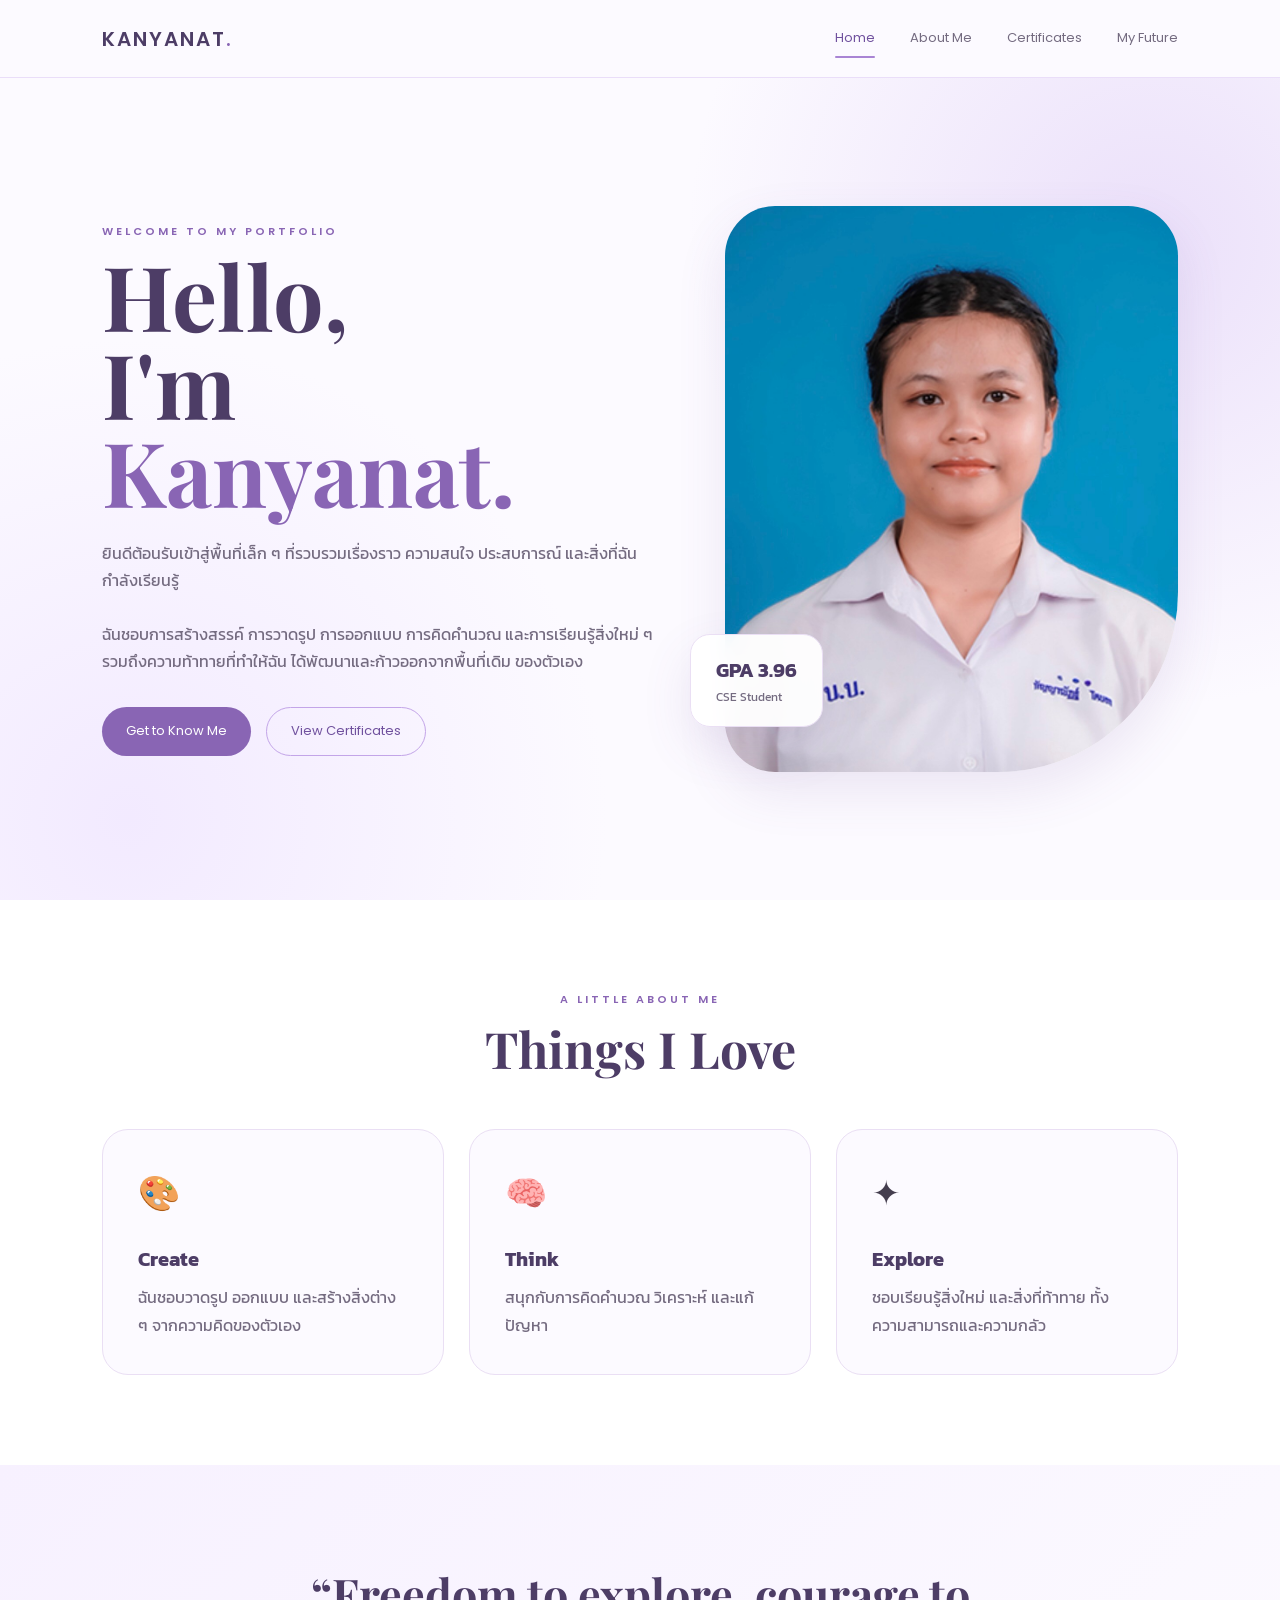
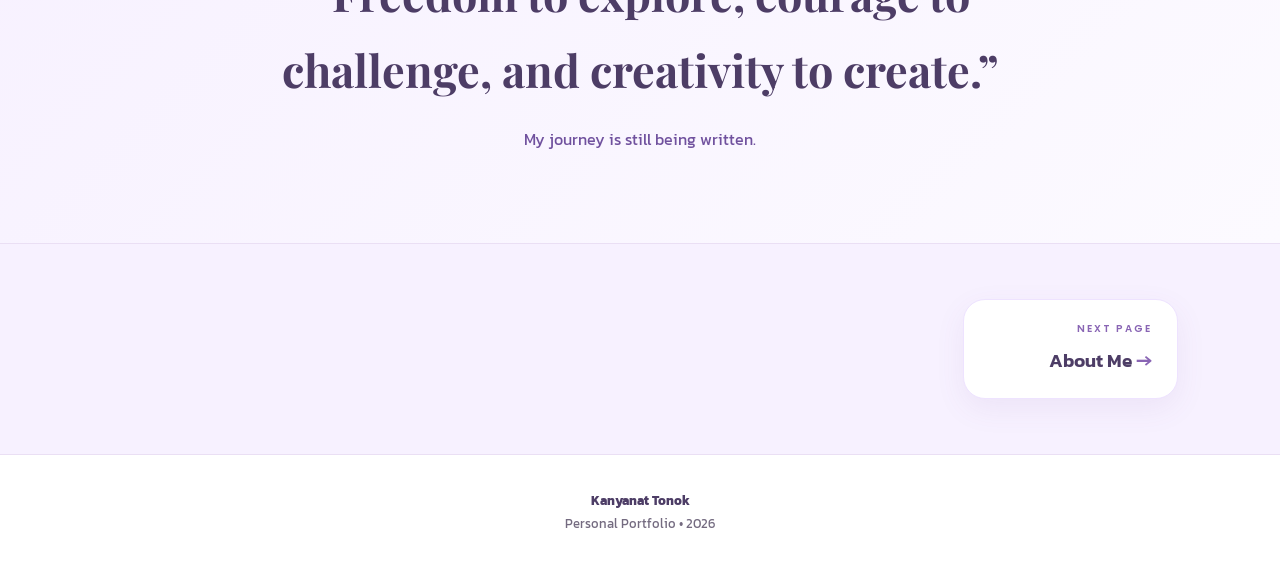
<file: index.html>
<!DOCTYPE html>
<html lang="th">

<head>

    <meta charset="UTF-8">

    <meta name="viewport"
          content="width=device-width, initial-scale=1.0">

    <meta name="description"
          content="Personal portfolio of Kanyanat Tonok">

    <title>Kanyanat Tonok | Portfolio</title>

    <link rel="stylesheet" href="./style.css">

</head>


<body>


<nav class="navbar">

    <a href="index.html" class="logo">
        KANYANAT<span>.</span>
    </a>


    <div class="nav-menu">

        <a class="active" href="index.html">
            Home
        </a>

        <a href="about.html">
            About Me
        </a>

        <a href="certificates.html">
            Certificates
        </a>

        <a href="future.html">
            My Future
        </a>

    </div>


    <button class="menu-button"
            aria-label="Open menu">
        ☰
    </button>

</nav>



<main class="page-container">


<section class="home-hero">


    <div class="home-copy">

        <div class="eyebrow">
            WELCOME TO MY PORTFOLIO
        </div>


        <h1>
            Hello,<br>
            I'm <span>Kanyanat.</span>
        </h1>


        <p class="intro">

            ยินดีต้อนรับเข้าสู่พื้นที่เล็ก ๆ
            ที่รวบรวมเรื่องราว ความสนใจ
            ประสบการณ์ และสิ่งที่ฉันกำลังเรียนรู้

            <br><br>

            ฉันชอบการสร้างสรรค์ การวาดรูป
            การออกแบบ การคิดคำนวณ
            และการเรียนรู้สิ่งใหม่ ๆ

            รวมถึงความท้าทายที่ทำให้ฉัน
            ได้พัฒนาและก้าวออกจากพื้นที่เดิม
            ของตัวเอง

        </p>


        <div class="hero-buttons">

            <a href="about.html"
               class="btn">
                Get to Know Me
            </a>

            <a href="certificates.html"
               class="btn btn-outline">
                View Certificates
            </a>

        </div>

    </div>



    <div class="hero-photo-wrap">

        <img
            class="hero-photo"
            src="./assets/images/home-photo.jpg"
            alt="Kanyanat Tonok">


        <div class="floating-card">

            <strong>
                GPA 3.96
            </strong>

            <span>
                CSE Student
            </span>

        </div>

    </div>


</section>



<section class="home-mini-about">


    <div class="section-heading center">

        <div class="eyebrow">
            A LITTLE ABOUT ME
        </div>

        <h2>
            Things I Love
        </h2>

    </div>



    <div class="mini-about-grid">


        <div class="mini-card">

            <div class="icon">
                🎨
            </div>

            <h3>
                Create
            </h3>

            <p>
                ฉันชอบวาดรูป ออกแบบ
                และสร้างสิ่งต่าง ๆ
                จากความคิดของตัวเอง
            </p>

        </div>



        <div class="mini-card">

            <div class="icon">
                🧠
            </div>

            <h3>
                Think
            </h3>

            <p>
                สนุกกับการคิดคำนวณ
                วิเคราะห์ และแก้ปัญหา
            </p>

        </div>



        <div class="mini-card">

            <div class="icon">
                ✦
            </div>

            <h3>
                Explore
            </h3>

            <p>
                ชอบเรียนรู้สิ่งใหม่
                และสิ่งที่ท้าทาย
                ทั้งความสามารถและความกลัว
            </p>

        </div>


    </div>


</section>



<section class="quote-section">

    <h2>
        “Freedom to explore,
        courage to challenge,
        and creativity to create.”
    </h2>

    <p>
        My journey is still being written.
    </p>

</section>


</main>



<div class="page-navigation">

    <a href="about.html"
       class="page-nav-link next">

        <span class="page-nav-small">
            NEXT PAGE
        </span>

        <span class="page-nav-title">

            About Me

            <span class="page-nav-arrow">
                →
            </span>

        </span>

    </a>

</div>



<footer>

    <strong>
        Kanyanat Tonok
    </strong>

    <br>

    Personal Portfolio • 2026

</footer>



<script src="./script.js"></script>


</body>
</html>
</file>
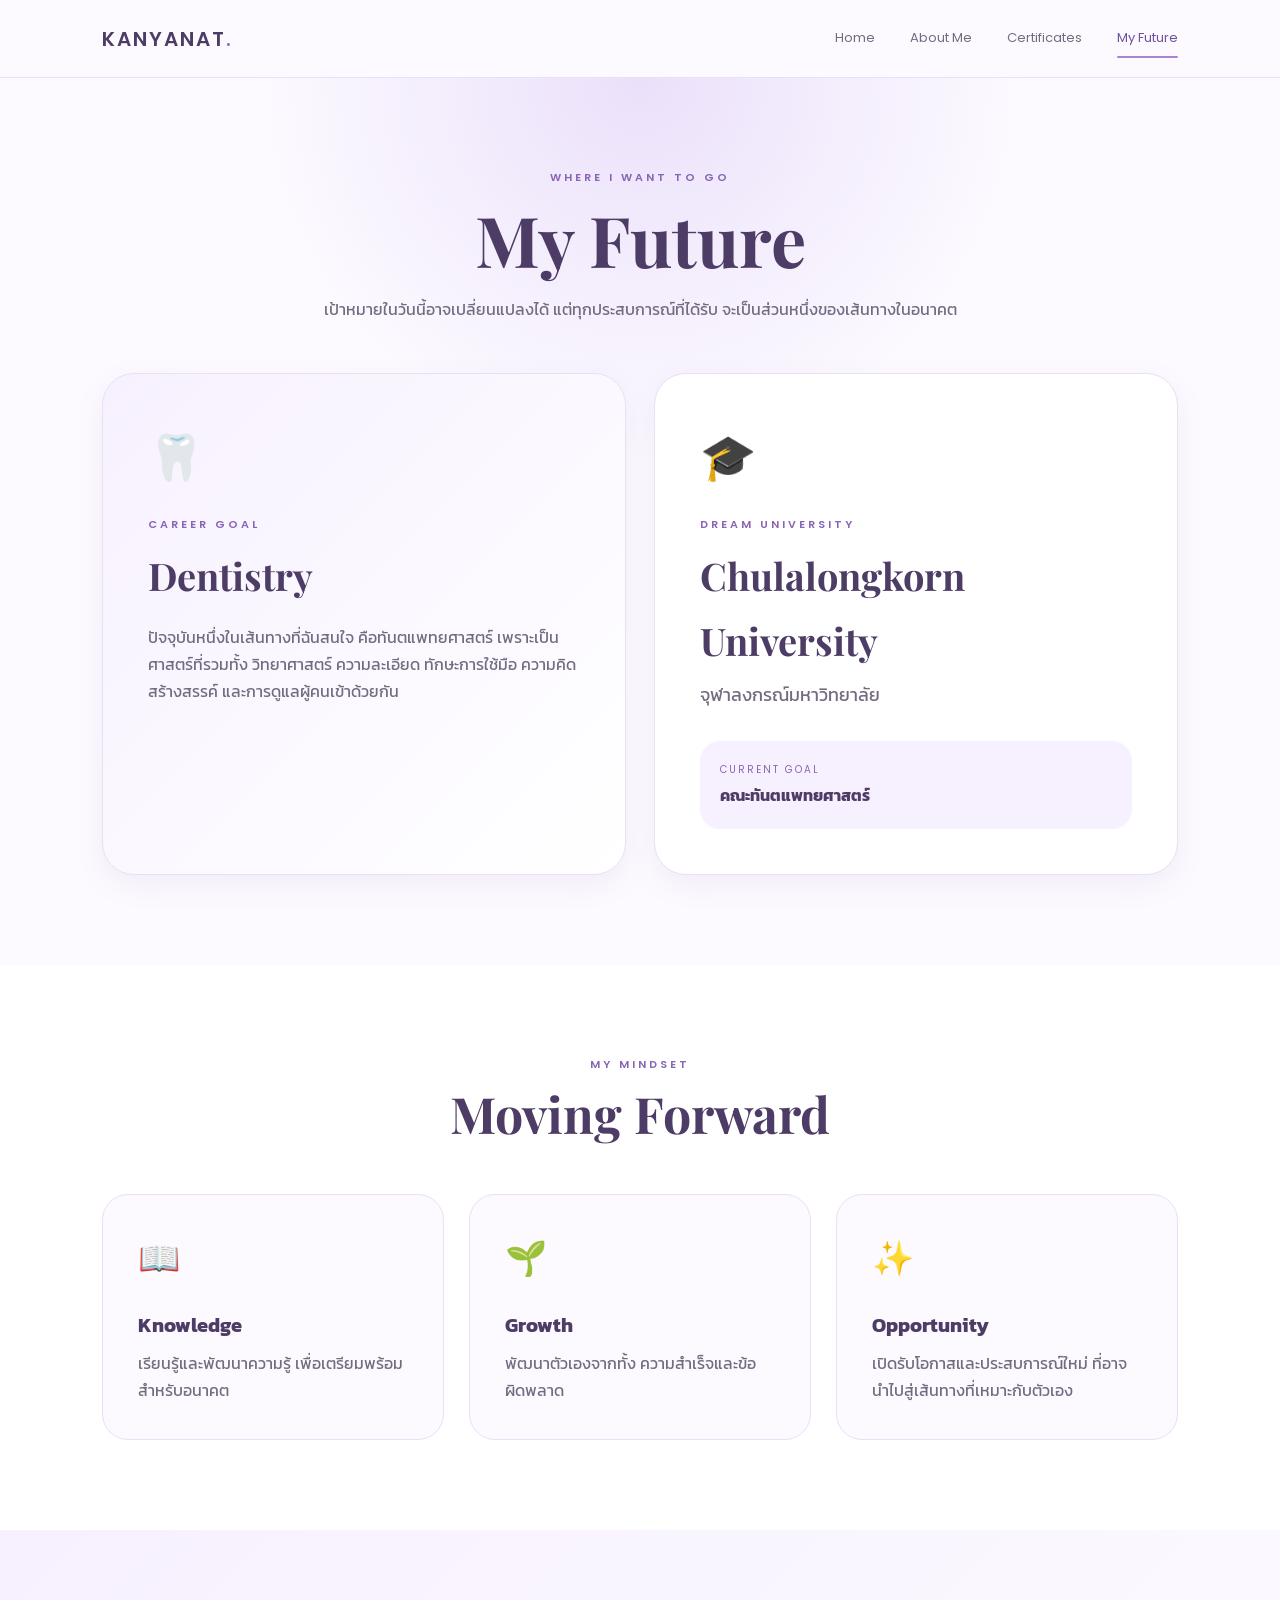
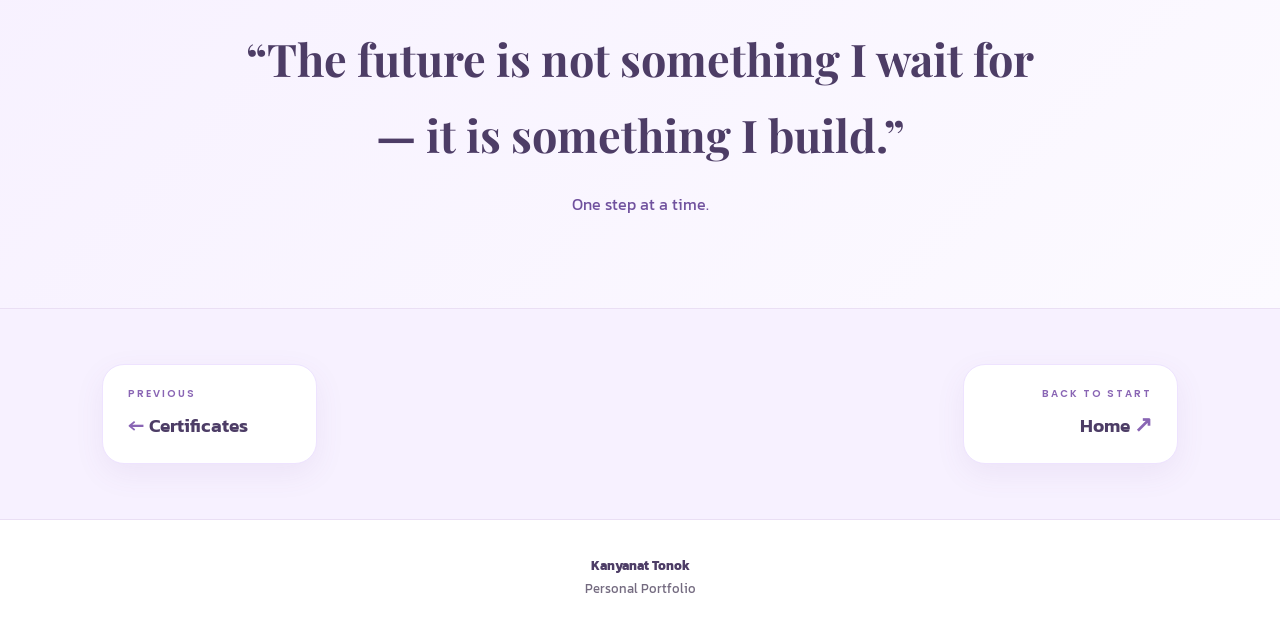
<file: future.html>
<!DOCTYPE html>
<html lang="th">

<head>

    <meta charset="UTF-8">

    <meta name="viewport"
          content="width=device-width, initial-scale=1.0">

    <title>My Future | Kanyanat Tonok</title>

    <link rel="stylesheet" href="./style.css">

</head>


<body>


<nav class="navbar">

    <a href="index.html" class="logo">
        KANYANAT<span>.</span>
    </a>


    <div class="nav-menu">

        <a href="index.html">
            Home
        </a>

        <a href="about.html">
            About Me
        </a>

        <a href="certificates.html">
            Certificates
        </a>

        <a class="active" href="future.html">
            My Future
        </a>

    </div>


    <button class="menu-button"
            aria-label="Open menu">
        ☰
    </button>

</nav>



<main class="page-container">


<section class="future-section">


    <div class="section-heading center">

        <div class="eyebrow">
            WHERE I WANT TO GO
        </div>

        <h1>
            My Future
        </h1>

        <p>
            เป้าหมายในวันนี้อาจเปลี่ยนแปลงได้
            แต่ทุกประสบการณ์ที่ได้รับ
            จะเป็นส่วนหนึ่งของเส้นทางในอนาคต
        </p>

    </div>



    <div class="future-grid">


        <div class="future-card featured">

            <div class="future-icon">
                🦷
            </div>

            <div class="eyebrow">
                CAREER GOAL
            </div>

            <h2>
                Dentistry
            </h2>

            <p>

                ปัจจุบันหนึ่งในเส้นทางที่ฉันสนใจ
                คือทันตแพทยศาสตร์

                เพราะเป็นศาสตร์ที่รวมทั้ง
                วิทยาศาสตร์ ความละเอียด
                ทักษะการใช้มือ ความคิดสร้างสรรค์
                และการดูแลผู้คนเข้าด้วยกัน

            </p>

        </div>



        <div class="future-card">

            <div class="future-icon">
                🎓
            </div>

            <div class="eyebrow">
                DREAM UNIVERSITY
            </div>

            <h2>
                Chulalongkorn University
            </h2>

            <p class="future-thai">

                จุฬาลงกรณ์มหาวิทยาลัย

            </p>

            <div class="future-goal">

                <span>
                    CURRENT GOAL
                </span>

                <strong>
                    คณะทันตแพทยศาสตร์
                </strong>

            </div>

        </div>


    </div>


</section>



<section class="home-mini-about">


    <div class="section-heading center">

        <div class="eyebrow">
            MY MINDSET
        </div>

        <h2>
            Moving Forward
        </h2>

    </div>



    <div class="mini-about-grid">


        <div class="mini-card">

            <div class="icon">
                📖
            </div>

            <h3>
                Knowledge
            </h3>

            <p>
                เรียนรู้และพัฒนาความรู้
                เพื่อเตรียมพร้อมสำหรับอนาคต
            </p>

        </div>



        <div class="mini-card">

            <div class="icon">
                🌱
            </div>

            <h3>
                Growth
            </h3>

            <p>
                พัฒนาตัวเองจากทั้ง
                ความสำเร็จและข้อผิดพลาด
            </p>

        </div>



        <div class="mini-card">

            <div class="icon">
                ✨
            </div>

            <h3>
                Opportunity
            </h3>

            <p>
                เปิดรับโอกาสและประสบการณ์ใหม่
                ที่อาจนำไปสู่เส้นทางที่เหมาะกับตัวเอง
            </p>

        </div>


    </div>


</section>



<section class="quote-section">

    <h2>
        “The future is not something
        I wait for — it is something I build.”
    </h2>

    <p>
        One step at a time.
    </p>

</section>


</main>



<div class="page-navigation">


    <a href="certificates.html"
       class="page-nav-link">

        <span class="page-nav-small">
            PREVIOUS
        </span>

        <span class="page-nav-title">

            <span class="page-nav-arrow">
                ←
            </span>

            Certificates

        </span>

    </a>



    <a href="index.html"
       class="page-nav-link next">

        <span class="page-nav-small">
            BACK TO START
        </span>

        <span class="page-nav-title">

            Home

            <span class="page-nav-arrow">
                ↗
            </span>

        </span>

    </a>


</div>



<footer>

    <strong>
        Kanyanat Tonok
    </strong>

    <br>

    Personal Portfolio

</footer>



<script src="./script.js"></script>


</body>
</html>
</file>
<file: style.css>
@import url(
'https://fonts.googleapis.com/css2?family=Kanit:wght@300;400;500;600&family=Playfair+Display:wght@500;600;700&family=Poppins:wght@400;500;600&display=swap'
);


/* =========================================================
   VARIABLES
========================================================= */

:root {

    --lavender-50: #fcfaff;
    --lavender-100: #f7f1ff;
    --lavender-200: #eee3ff;
    --lavender-300: #dac6f5;
    --lavender-400: #c3a5e8;
    --lavender-500: #a984d4;
    --lavender-600: #8965b4;
    --lavender-700: #70519e;

    --purple-dark: #4d3d66;

    --text: #443d4e;
    --text-soft: #746b80;

    --white: #ffffff;

    --border: #eadff4;

    --shadow:
        0 20px 50px rgba(112, 81, 158, 0.12);

    --shadow-small:
        0 10px 30px rgba(112, 81, 158, 0.08);

}



/* =========================================================
   RESET
========================================================= */

* {

    margin: 0;
    padding: 0;

    box-sizing: border-box;

}


html {

    scroll-behavior: smooth;

}


body {

    font-family: "Kanit", sans-serif;

    background: var(--lavender-50);

    color: var(--text);

    line-height: 1.7;

}


img {

    display: block;

    max-width: 100%;

}


a {

    color: inherit;

    text-decoration: none;

}


button {

    font: inherit;

}



/* =========================================================
   NAVBAR
========================================================= */

.navbar {

    position: fixed;

    top: 0;
    left: 0;
    right: 0;

    z-index: 1000;

    height: 78px;

    display: flex;

    align-items: center;

    justify-content: space-between;

    padding: 0 8%;

    background:
        rgba(252, 250, 255, 0.9);

    backdrop-filter: blur(15px);

    border-bottom:
        1px solid rgba(218, 198, 245, 0.55);

}


.logo {

    font-family: "Poppins", sans-serif;

    font-size: 20px;

    font-weight: 600;

    letter-spacing: 2px;

    color: var(--purple-dark);

}


.logo span {

    color: var(--lavender-600);

}


.nav-menu {

    display: flex;

    align-items: center;

    gap: 35px;

}


.nav-menu a {

    position: relative;

    font-family: "Poppins", sans-serif;

    font-size: 13px;

    color: var(--text-soft);

    transition: 0.3s;

}


.nav-menu a:hover,
.nav-menu a.active {

    color: var(--lavender-700);

}


.nav-menu a.active::after {

    content: "";

    position: absolute;

    left: 0;
    right: 0;

    bottom: -8px;

    height: 2px;

    border-radius: 10px;

    background: var(--lavender-500);

}


.menu-button {

    display: none;

    border: none;

    background: transparent;

    color: var(--purple-dark);

    font-size: 25px;

    cursor: pointer;

}



/* =========================================================
   GENERAL
========================================================= */

.page-container {

    padding-top: 78px;

}


section {

    padding: 90px 8%;

}


.section-heading {

    max-width: 700px;

    margin-bottom: 50px;

}


.section-heading.center {

    text-align: center;

    margin-left: auto;
    margin-right: auto;

}


.section-heading h1,
.section-heading h2 {

    font-family: "Playfair Display", serif;

    color: var(--purple-dark);

    line-height: 1.2;

}


.section-heading h1 {

    font-size: clamp(44px, 6vw, 70px);

}


.section-heading h2 {

    font-size: clamp(34px, 5vw, 50px);

}


.section-heading p {

    margin-top: 15px;

    color: var(--text-soft);

}


.eyebrow {

    margin-bottom: 10px;

    font-family: "Poppins", sans-serif;

    font-size: 11px;

    font-weight: 600;

    letter-spacing: 3px;

    color: var(--lavender-600);

}



/* =========================================================
   BUTTONS
========================================================= */

.btn {

    display: inline-flex;

    justify-content: center;

    align-items: center;

    min-height: 48px;

    padding: 12px 24px;

    border-radius: 100px;

    background: var(--lavender-600);

    color: white;

    font-family: "Poppins", sans-serif;

    font-size: 13px;

    transition: 0.3s;

}


.btn:hover {

    background: var(--lavender-700);

    transform: translateY(-2px);

}


.btn-outline {

    background: transparent;

    border:
        1px solid var(--lavender-400);

    color: var(--lavender-700);

}


.btn-outline:hover {

    background: var(--lavender-100);

}



/* =========================================================
   HOME
========================================================= */

.home-hero {

    min-height: calc(100vh - 78px);

    display: grid;

    grid-template-columns: 1.1fr 0.9fr;

    align-items: center;

    gap: 70px;

    overflow: hidden;

    background:

        radial-gradient(
            circle at 90% 20%,
            rgba(218, 198, 245, 0.5),
            transparent 35%
        ),

        radial-gradient(
            circle at 10% 90%,
            rgba(238, 227, 255, 0.7),
            transparent 35%
        );

}


.home-copy h1 {

    margin-bottom: 25px;

    font-family: "Playfair Display", serif;

    font-size: clamp(58px, 7vw, 92px);

    line-height: 0.98;

    color: var(--purple-dark);

}


.home-copy h1 span {

    color: var(--lavender-600);

}


.intro {

    max-width: 600px;

    color: var(--text-soft);

    font-size: 16px;

}


.hero-buttons {

    display: flex;

    flex-wrap: wrap;

    gap: 15px;

    margin-top: 32px;

}


.hero-photo-wrap {

    position: relative;

    max-width: 500px;

    margin-left: auto;

}


.hero-photo {

    width: 100%;

    aspect-ratio: 4 / 5;

    object-fit: cover;

    object-position: center;

    border-radius:
        50px 50px 180px 50px;

    box-shadow: var(--shadow);

}


.floating-card {

    position: absolute;

    left: -35px;
    bottom: 45px;

    display: flex;

    flex-direction: column;

    padding: 18px 25px;

    background:
        rgba(255, 255, 255, 0.94);

    border:
        1px solid var(--border);

    border-radius: 20px;

    box-shadow: var(--shadow);

    backdrop-filter: blur(10px);

}


.floating-card strong {

    color: var(--purple-dark);

    font-size: 20px;

}


.floating-card span {

    color: var(--text-soft);

    font-size: 12px;

}



/* =========================================================
   MINI CARDS
========================================================= */

.home-mini-about {

    background: white;

}


.mini-about-grid {

    max-width: 1100px;

    margin: auto;

    display: grid;

    grid-template-columns:
        repeat(3, 1fr);

    gap: 25px;

}


.mini-card {

    padding: 35px;

    background: var(--lavender-50);

    border:
        1px solid var(--border);

    border-radius: 26px;

    transition: 0.3s;

}


.mini-card:hover {

    transform: translateY(-5px);

    box-shadow: var(--shadow-small);

}


.mini-card .icon {

    margin-bottom: 20px;

    font-size: 34px;

}


.mini-card h3 {

    margin-bottom: 8px;

    color: var(--purple-dark);

    font-size: 20px;

}


.mini-card p {

    color: var(--text-soft);

}



/* =========================================================
   QUOTE
========================================================= */

.quote-section {

    text-align: center;

    background:

        linear-gradient(
            135deg,
            var(--lavender-100),
            var(--lavender-50)
        );

}


.quote-section h2 {

    max-width: 800px;

    margin: auto;

    font-family: "Playfair Display", serif;

    font-size: clamp(29px, 4vw, 45px);

    color: var(--purple-dark);

}


.quote-section p {

    margin-top: 18px;

    color: var(--lavender-700);

}



/* =========================================================
   ABOUT
========================================================= */

.about-hero {

    background:

        radial-gradient(
            circle at 10% 15%,
            rgba(218, 198, 245, 0.45),
            transparent 30%
        );

}


.about-grid {

    display: grid;

    grid-template-columns:
        0.8fr 1.2fr;

    align-items: start;

    gap: 60px;

}


.about-image {

    position: sticky;

    top: 110px;

}


.profile-photo {

    width: 100%;

    max-height: 700px;

    object-fit: cover;

    border-radius:
        35px 35px 120px 35px;

    box-shadow: var(--shadow);

}


.info-card {

    margin-bottom: 25px;

    padding: 30px;

    background: white;

    border:
        1px solid var(--border);

    border-radius: 25px;

    box-shadow: var(--shadow-small);

}


.info-card h2 {

    margin-bottom: 22px;

    font-family: "Playfair Display", serif;

    color: var(--purple-dark);

}


.info-row {

    display: grid;

    grid-template-columns:
        140px 1fr;

    gap: 20px;

    padding: 12px 0;

    border-bottom:
        1px solid var(--border);

}


.info-row:last-child {

    border-bottom: none;

}


.info-label {

    color: var(--lavender-700);

    font-size: 13px;

    font-weight: 500;

}


.info-value {

    color: var(--text);

}


.about-description {

    color: var(--text-soft);

}



/* =========================================================
   INTEREST
========================================================= */

.interest-grid {

    display: grid;

    grid-template-columns:
        repeat(3, 1fr);

    gap: 22px;

}


.skill-card {

    padding: 30px;

    text-align: center;

    background: white;

    border:
        1px solid var(--border);

    border-radius: 25px;

    transition: 0.3s;

}


.skill-card:hover {

    transform: translateY(-5px);

    box-shadow: var(--shadow-small);

}


.skill-icon {

    margin-bottom: 15px;

    font-size: 35px;

}


.skill-card h3 {

    margin-bottom: 7px;

    color: var(--purple-dark);

}


.skill-card p {

    color: var(--text-soft);

}



/* =========================================================
   SPECIAL TALENT
========================================================= */

.talent-section {

    background: white;

}


.talent-card {

    max-width: 1100px;

    margin: auto;

    display: grid;

    grid-template-columns:
        1.05fr 0.95fr;

    align-items: center;

    gap: 55px;

    padding: 35px;

    background:

        linear-gradient(
            135deg,
            var(--lavender-100),
            #ffffff
        );

    border:
        1px solid var(--border);

    border-radius: 35px;

    box-shadow: var(--shadow);

}


.talent-image-wrapper {

    overflow: hidden;

    background: var(--lavender-200);

    border-radius: 27px;

}


.talent-image {

    width: 100%;

    height: 480px;

    object-fit: cover;

    transition: 0.4s;

}


.talent-image:hover {

    transform: scale(1.03);

}


.talent-content {

    padding: 20px 20px 20px 5px;

}


.talent-number {

    margin-bottom: 15px;

    font-family: "Playfair Display", serif;

    font-size: 65px;

    line-height: 1;

    color: var(--lavender-300);

}


.talent-content h3 {

    margin: 8px 0 20px;

    font-family: "Playfair Display", serif;

    font-size: 45px;

    color: var(--purple-dark);

}


.talent-content p {

    margin-bottom: 15px;

    color: var(--text-soft);

}


.talent-tag {

    display: inline-block;

    margin-top: 10px;

    padding: 9px 17px;

    background: var(--lavender-200);

    border-radius: 100px;

    color: var(--lavender-700);

    font-size: 13px;

}



/* =========================================================
   CERTIFICATES
========================================================= */

.certificate-section {

    background:

        radial-gradient(
            circle at 85% 10%,
            rgba(218, 198, 245, 0.5),
            transparent 28%
        );

}


.certificate-filter {

    display: flex;

    justify-content: center;

    flex-wrap: wrap;

    gap: 10px;

    margin-bottom: 45px;

}


.filter-btn {

    padding: 9px 18px;

    border:
        1px solid var(--lavender-300);

    border-radius: 100px;

    background: white;

    color: var(--lavender-700);

    cursor: pointer;

    transition: 0.3s;

}


.filter-btn:hover,
.filter-btn.active {

    background: var(--lavender-600);

    border-color: var(--lavender-600);

    color: white;

}


.certificate-grid {

    display: grid;

    grid-template-columns:
        repeat(3, 1fr);

    gap: 25px;

}


.certificate-card {

    overflow: hidden;

    display: flex;

    flex-direction: column;

    background: white;

    border:
        1px solid var(--border);

    border-radius: 25px;

    box-shadow: var(--shadow-small);

    transition: 0.3s;

}


.certificate-card:hover {

    transform: translateY(-5px);

    box-shadow: var(--shadow);

}


.certificate-image-link {

    background: #faf8fc;

}


.certificate-image {

    width: 100%;

    height: 240px;

    padding: 10px;

    object-fit: contain;

}


.certificate-info {

    flex: 1;

    display: flex;

    flex-direction: column;

    padding: 25px;

}


.cert-category {

    align-self: flex-start;

    margin-bottom: 12px;

    padding: 5px 12px;

    background: var(--lavender-100);

    border-radius: 100px;

    color: var(--lavender-700);

    font-family: "Poppins", sans-serif;

    font-size: 10px;

    text-transform: uppercase;

    letter-spacing: 1px;

}


.certificate-info h3 {

    margin-bottom: 10px;

    color: var(--purple-dark);

    line-height: 1.5;

}


.certificate-info p {

    margin-bottom: 15px;

    color: var(--text-soft);

    font-size: 14px;

}


.cert-date {

    margin-top: auto;

    padding-top: 10px;

    color: var(--lavender-700);

    font-size: 13px;

}


.cert-buttons {

    display: flex;

    flex-wrap: wrap;

    gap: 8px;

    margin-top: 17px;

}


.cert-button {

    padding: 8px 13px;

    border:
        1px solid var(--lavender-300);

    border-radius: 100px;

    color: var(--lavender-700);

    font-size: 11px;

    transition: 0.3s;

}


.cert-button:hover {

    background: var(--lavender-600);

    border-color: var(--lavender-600);

    color: white;

}



/* =========================================================
   FUTURE
========================================================= */

.future-section {

    background:

        radial-gradient(
            circle at 50% 0%,
            rgba(218, 198, 245, 0.5),
            transparent 35%
        );

}


.future-grid {

    max-width: 1100px;

    margin: auto;

    display: grid;

    grid-template-columns:
        repeat(2, 1fr);

    gap: 28px;

}


.future-card {

    padding: 45px;

    background: white;

    border:
        1px solid var(--border);

    border-radius: 32px;

    box-shadow: var(--shadow-small);

}


.future-card.featured {

    background:

        linear-gradient(
            135deg,
            var(--lavender-100),
            white
        );

}


.future-icon {

    margin-bottom: 20px;

    font-size: 45px;

}


.future-card h2 {

    margin-bottom: 15px;

    font-family: "Playfair Display", serif;

    font-size: 38px;

    color: var(--purple-dark);

}


.future-card p {

    color: var(--text-soft);

}


.future-thai {

    margin-top: -8px;

    font-size: 18px;

}


.future-goal {

    display: flex;

    flex-direction: column;

    margin-top: 30px;

    padding: 20px;

    background: var(--lavender-100);

    border-radius: 20px;

}


.future-goal span {

    margin-bottom: 4px;

    font-family: "Poppins", sans-serif;

    font-size: 10px;

    letter-spacing: 2px;

    color: var(--lavender-600);

}


.future-goal strong {

    color: var(--purple-dark);

}



/* =========================================================
   PAGE NAVIGATION
========================================================= */

.page-navigation {

    display: flex;

    justify-content: space-between;

    align-items: center;

    gap: 20px;

    padding: 55px 8%;

    background: var(--lavender-100);

    border-top:
        1px solid var(--border);

}


.page-nav-link {

    display: flex;

    flex-direction: column;

    min-width: 215px;

    padding: 20px 25px;

    background: white;

    border:
        1px solid var(--lavender-200);

    border-radius: 22px;

    box-shadow: var(--shadow-small);

    color: var(--purple-dark);

    transition: 0.3s;

}


.page-nav-link:hover {

    transform: translateY(-5px);

    border-color: var(--lavender-400);

    box-shadow: var(--shadow);

}


.page-nav-link.next {

    margin-left: auto;

    text-align: right;

}


.page-nav-small {

    font-family: "Poppins", sans-serif;

    font-size: 10px;

    font-weight: 600;

    letter-spacing: 2px;

    color: var(--lavender-600);

}


.page-nav-title {

    margin-top: 4px;

    font-size: 19px;

    font-weight: 600;

}


.page-nav-arrow {

    color: var(--lavender-600);

    font-size: 22px;

}



/* =========================================================
   FOOTER
========================================================= */

footer {

    padding: 35px 8%;

    text-align: center;

    background: white;

    border-top:
        1px solid var(--border);

    color: var(--text-soft);

    font-size: 13px;

}


footer strong {

    color: var(--purple-dark);

}



/* =========================================================
   RESPONSIVE
========================================================= */

@media(max-width: 1100px) {

    .home-hero {

        gap: 40px;

    }


    .certificate-grid {

        grid-template-columns:
            repeat(2, 1fr);

    }

}



@media(max-width: 900px) {

    .navbar {

        padding: 0 6%;

    }


    .menu-button {

        display: block;

    }


    .nav-menu {

        position: absolute;

        top: 78px;

        left: 6%;
        right: 6%;

        display: none;

        flex-direction: column;

        align-items: stretch;

        gap: 0;

        padding: 15px;

        background: white;

        border:
            1px solid var(--border);

        border-radius: 20px;

        box-shadow: var(--shadow);

    }


    .nav-menu.open {

        display: flex;

    }


    .nav-menu a {

        padding: 12px 10px;

    }


    .nav-menu a.active::after {

        display: none;

    }


    section {

        padding:
            70px 6%;

    }


    .home-hero {

        grid-template-columns: 1fr;

        padding-top: 70px;

    }


    .hero-photo-wrap {

        width: 100%;

        max-width: 500px;

        margin: auto;

    }


    .mini-about-grid {

        grid-template-columns: 1fr;

    }


    .about-grid {

        grid-template-columns: 1fr;

    }


    .about-image {

        position: static;

        max-width: 500px;

        margin: auto;

    }


    .interest-grid {

        grid-template-columns:
            repeat(2, 1fr);

    }


    .talent-card {

        grid-template-columns: 1fr;

        gap: 25px;

    }


    .talent-image {

        height: auto;

        aspect-ratio: 4 / 3;

    }


    .talent-content {

        padding: 15px;

    }


    .future-grid {

        grid-template-columns: 1fr;

    }

}



@media(max-width: 600px) {

    section {

        padding:
            60px 5%;

    }


    .home-copy h1 {

        font-size: 55px;

    }


    .hero-buttons {

        flex-direction: column;

    }


    .btn {

        width: 100%;

    }


    .floating-card {

        left: 15px;

        bottom: 20px;

    }


    .interest-grid {

        grid-template-columns: 1fr;

    }


    .info-row {

        grid-template-columns: 1fr;

        gap: 3px;

    }


    .certificate-grid {

        grid-template-columns: 1fr;

    }


    .certificate-image {

        height: auto;

        max-height: 300px;

    }


    .future-card {

        padding: 30px;

    }


    .page-navigation {

        padding: 35px 5%;

        gap: 10px;

    }


    .page-nav-link {

        flex: 1;

        min-width: 0;

        padding: 16px;

    }


    .page-nav-title {

        font-size: 14px;

    }


    .page-nav-small {

        font-size: 8px;

        letter-spacing: 1px;

    }

}


/* =========================================================
   DRAWING GALLERY
========================================================= */

.drawing-gallery-heading {
    max-width: 760px;
    margin: 80px auto 30px;
    text-align: center;
}

.drawing-gallery-heading h3 {
    margin-bottom: 8px;
    font-family: "Playfair Display", serif;
    font-size: clamp(32px, 4vw, 48px);
    color: var(--purple-dark);
}

.drawing-gallery-heading p {
    color: var(--text-soft);
}

.drawing-gallery {
    max-width: 1200px;
    margin: 0 auto;
    columns: 4 240px;
    column-gap: 18px;
}

.drawing-item {
    position: relative;
    width: 100%;
    margin: 0 0 18px;
    padding: 0;
    overflow: hidden;
    break-inside: avoid;
    display: block;
    border: 1px solid var(--border);
    border-radius: 20px;
    background: white;
    box-shadow: var(--shadow-small);
    cursor: pointer;
    text-align: left;
}

.drawing-item img {
    width: 100%;
    height: auto;
    display: block;
    transition: transform 0.35s ease;
}

.drawing-item:hover img {
    transform: scale(1.025);
}

.drawing-overlay {
    position: absolute;
    inset: auto 0 0 0;
    display: flex;
    justify-content: space-between;
    align-items: center;
    gap: 12px;
    padding: 32px 16px 13px;
    color: white;
    background:
        linear-gradient(
            to top,
            rgba(37, 27, 51, 0.82),
            rgba(37, 27, 51, 0)
        );
    opacity: 0;
    transition: opacity 0.25s ease;
}

.drawing-item:hover .drawing-overlay,
.drawing-item:focus-visible .drawing-overlay {
    opacity: 1;
}

.drawing-overlay span {
    font-family: "Poppins", sans-serif;
    font-size: 9px;
    font-weight: 600;
    letter-spacing: 1.6px;
}

.drawing-overlay strong {
    font-family: "Playfair Display", serif;
    font-size: 16px;
}

.drawing-load-more-wrap {
    display: flex;
    justify-content: center;
    margin-top: 38px;
}

.drawing-load-more {
    width: auto;
    cursor: pointer;
}

.drawing-modal {
    position: fixed;
    inset: 0;
    z-index: 5000;
    display: none;
    align-items: center;
    justify-content: center;
    padding: 28px;
    background: rgba(27, 20, 38, 0.9);
    backdrop-filter: blur(10px);
}

.drawing-modal.open {
    display: flex;
}

.drawing-modal-image {
    max-width: min(1100px, 92vw);
    max-height: 88vh;
    width: auto;
    height: auto;
    object-fit: contain;
    border-radius: 16px;
    background: white;
    box-shadow: 0 25px 70px rgba(0, 0, 0, 0.4);
}

.drawing-modal-close {
    position: fixed;
    top: 18px;
    right: 28px;
    width: 48px;
    height: 48px;
    display: grid;
    place-items: center;
    border: 1px solid rgba(255, 255, 255, 0.28);
    border-radius: 50%;
    background: rgba(255, 255, 255, 0.12);
    color: white;
    font-size: 32px;
    line-height: 1;
    cursor: pointer;
}

body.modal-open {
    overflow: hidden;
}

@media(max-width: 900px) {
    .drawing-gallery {
        columns: 3 210px;
    }

    .drawing-gallery-heading {
        margin-top: 60px;
    }
}

@media(max-width: 600px) {
    .drawing-gallery {
        columns: 2 145px;
        column-gap: 12px;
    }

    .drawing-item {
        margin-bottom: 12px;
        border-radius: 15px;
    }

    .drawing-overlay {
        opacity: 1;
        padding: 25px 10px 9px;
    }

    .drawing-overlay span {
        display: none;
    }

    .drawing-modal {
        padding: 15px;
    }

    .drawing-modal-close {
        top: 12px;
        right: 12px;
    }
}


/* =========================================================
   ACTIVITIES & CERTIFICATES
========================================================= */

.certificate-grid {
    grid-template-columns: repeat(2, minmax(0, 1fr));
    align-items: start;
}

.activity-card {
    overflow: hidden;
    background: white;
    border: 1px solid var(--border);
    border-radius: 28px;
    box-shadow: var(--shadow-small);
    transition: transform 0.3s ease, box-shadow 0.3s ease;
}

.activity-card:hover {
    transform: translateY(-4px);
    box-shadow: var(--shadow);
}

.activity-card-head {
    padding: 28px 28px 22px;
}

.activity-card-head h3 {
    margin: 4px 0 8px;
    color: var(--purple-dark);
    font-family: "Playfair Display", serif;
    font-size: 25px;
    line-height: 1.35;
}

.activity-organization {
    color: var(--text-soft);
    font-size: 14px;
}

.activity-description {
    margin-top: 16px;
    color: var(--text-soft);
    line-height: 1.75;
}

.activity-block {
    padding: 20px 28px 28px;
    border-top: 1px solid var(--border);
}

.activity-block-title {
    margin-bottom: 14px;
    color: var(--lavender-700);
    font-family: "Poppins", sans-serif;
    font-size: 10px;
    font-weight: 600;
    letter-spacing: 2px;
}

.activity-photo-grid {
    display: grid;
    grid-template-columns: repeat(2, minmax(0, 1fr));
    gap: 10px;
}

.activity-photo-item,
.certificate-preview-button {
    padding: 0;
    border: 0;
    background: transparent;
    cursor: pointer;
}

.activity-photo-item {
    overflow: hidden;
    border-radius: 14px;
    background: var(--lavender-100);
}

.activity-photo {
    width: 100%;
    height: 155px;
    object-fit: cover;
    transition: transform 0.3s ease;
}

.activity-photo-item:hover .activity-photo {
    transform: scale(1.035);
}

.certificate-image-wrap {
    display: grid;
    gap: 12px;
}

.activity-certificate-image {
    width: 100%;
    max-height: 340px;
    object-fit: contain;
    border-radius: 14px;
    background: #faf8fc;
}

.activity-no-certificate {
    margin: 0 28px 28px;
    padding: 15px 17px;
    border: 1px dashed var(--lavender-300);
    border-radius: 15px;
    color: var(--text-soft);
    background: var(--lavender-50);
    font-size: 13px;
}

.activity-no-certificate span {
    margin-right: 6px;
    color: var(--lavender-600);
}

.activity-pdf-wrap {
    padding: 0 28px 28px;
}

.activity-image-modal {
    position: fixed;
    inset: 0;
    z-index: 6000;
    display: none;
    align-items: center;
    justify-content: center;
    padding: 28px;
    background: rgba(27, 20, 38, 0.9);
    backdrop-filter: blur(10px);
}

.activity-image-modal.open {
    display: flex;
}

.activity-modal-image {
    max-width: min(1150px, 94vw);
    max-height: 88vh;
    width: auto;
    height: auto;
    object-fit: contain;
    border-radius: 16px;
    background: white;
    box-shadow: 0 25px 70px rgba(0, 0, 0, 0.4);
}

.activity-modal-close {
    position: fixed;
    top: 18px;
    right: 28px;
    width: 48px;
    height: 48px;
    display: grid;
    place-items: center;
    border: 1px solid rgba(255,255,255,0.28);
    border-radius: 50%;
    background: rgba(255,255,255,0.12);
    color: white;
    font-size: 32px;
    cursor: pointer;
}

@media(max-width: 900px) {
    .certificate-grid {
        grid-template-columns: 1fr;
    }
}

@media(max-width: 600px) {
    .activity-card-head,
    .activity-block {
        padding-left: 20px;
        padding-right: 20px;
    }

    .activity-no-certificate {
        margin-left: 20px;
        margin-right: 20px;
    }

    .activity-photo {
        height: 120px;
    }
}
</file>
